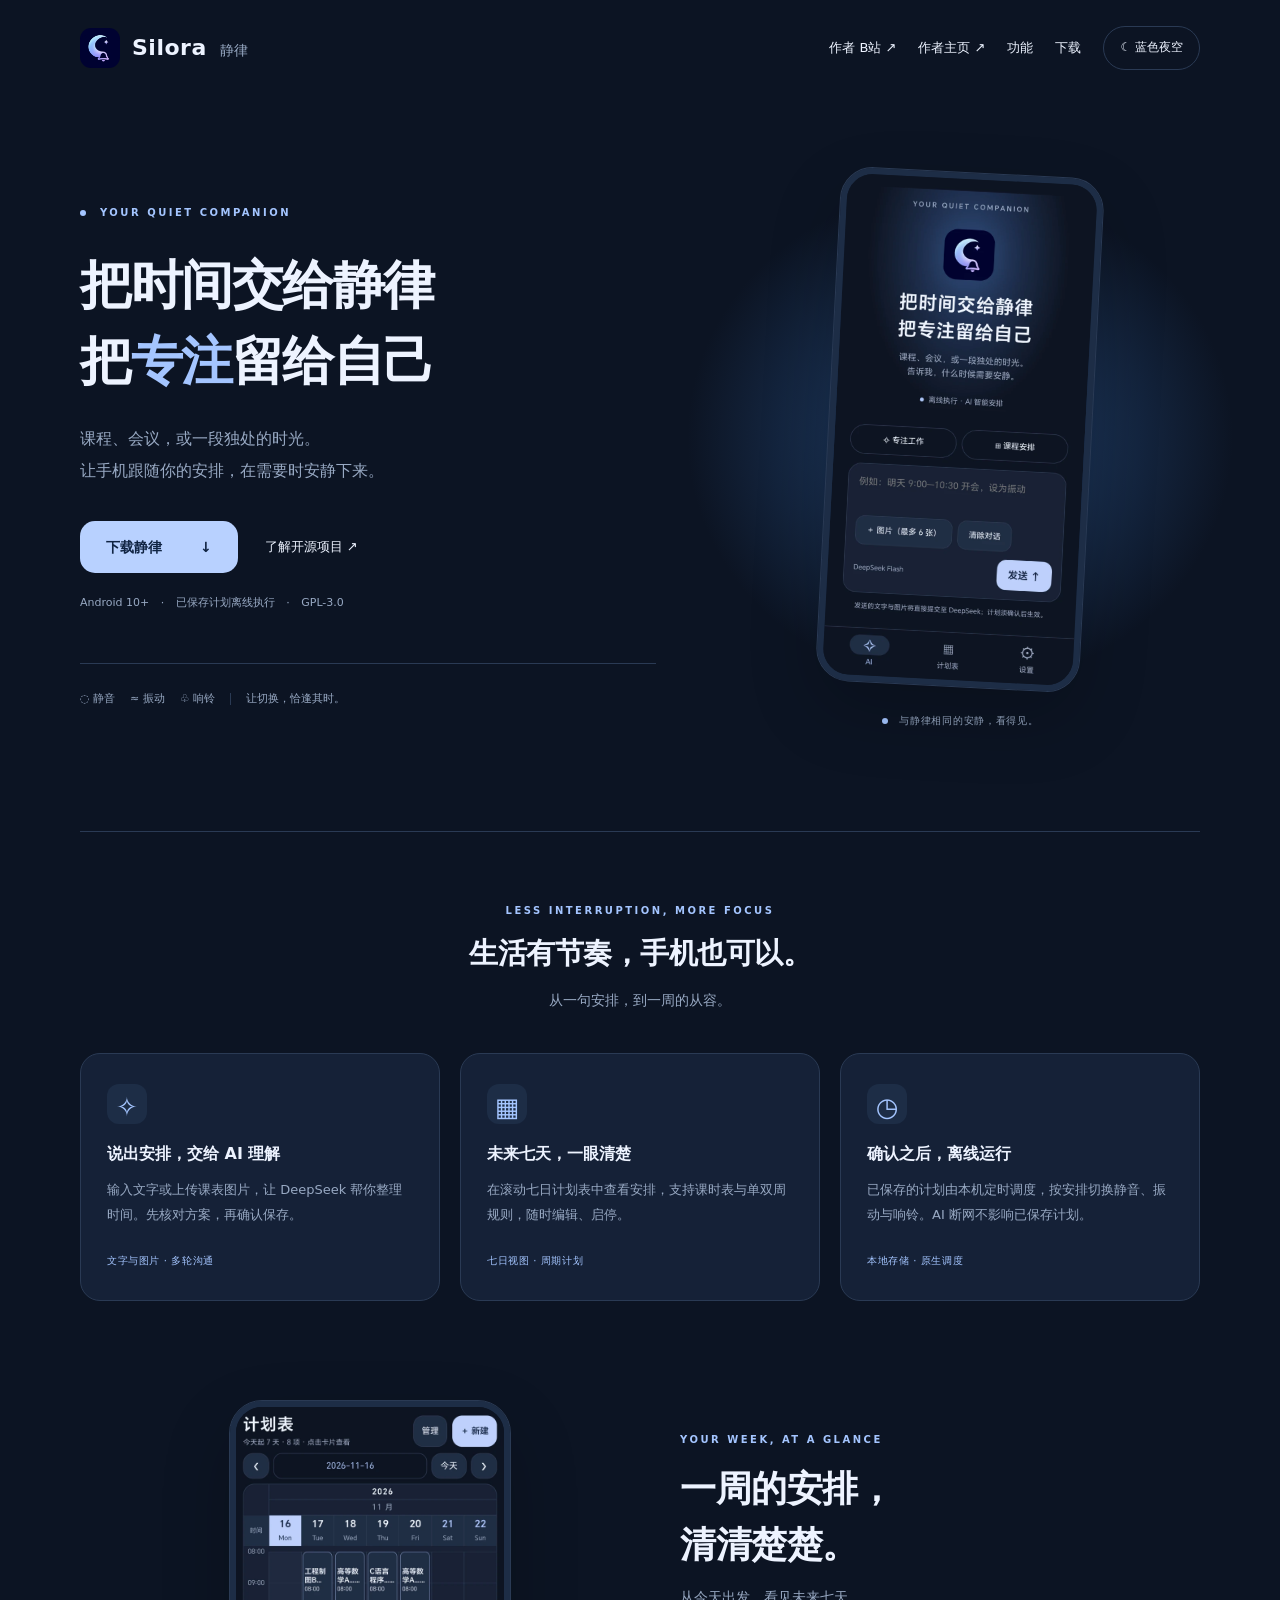
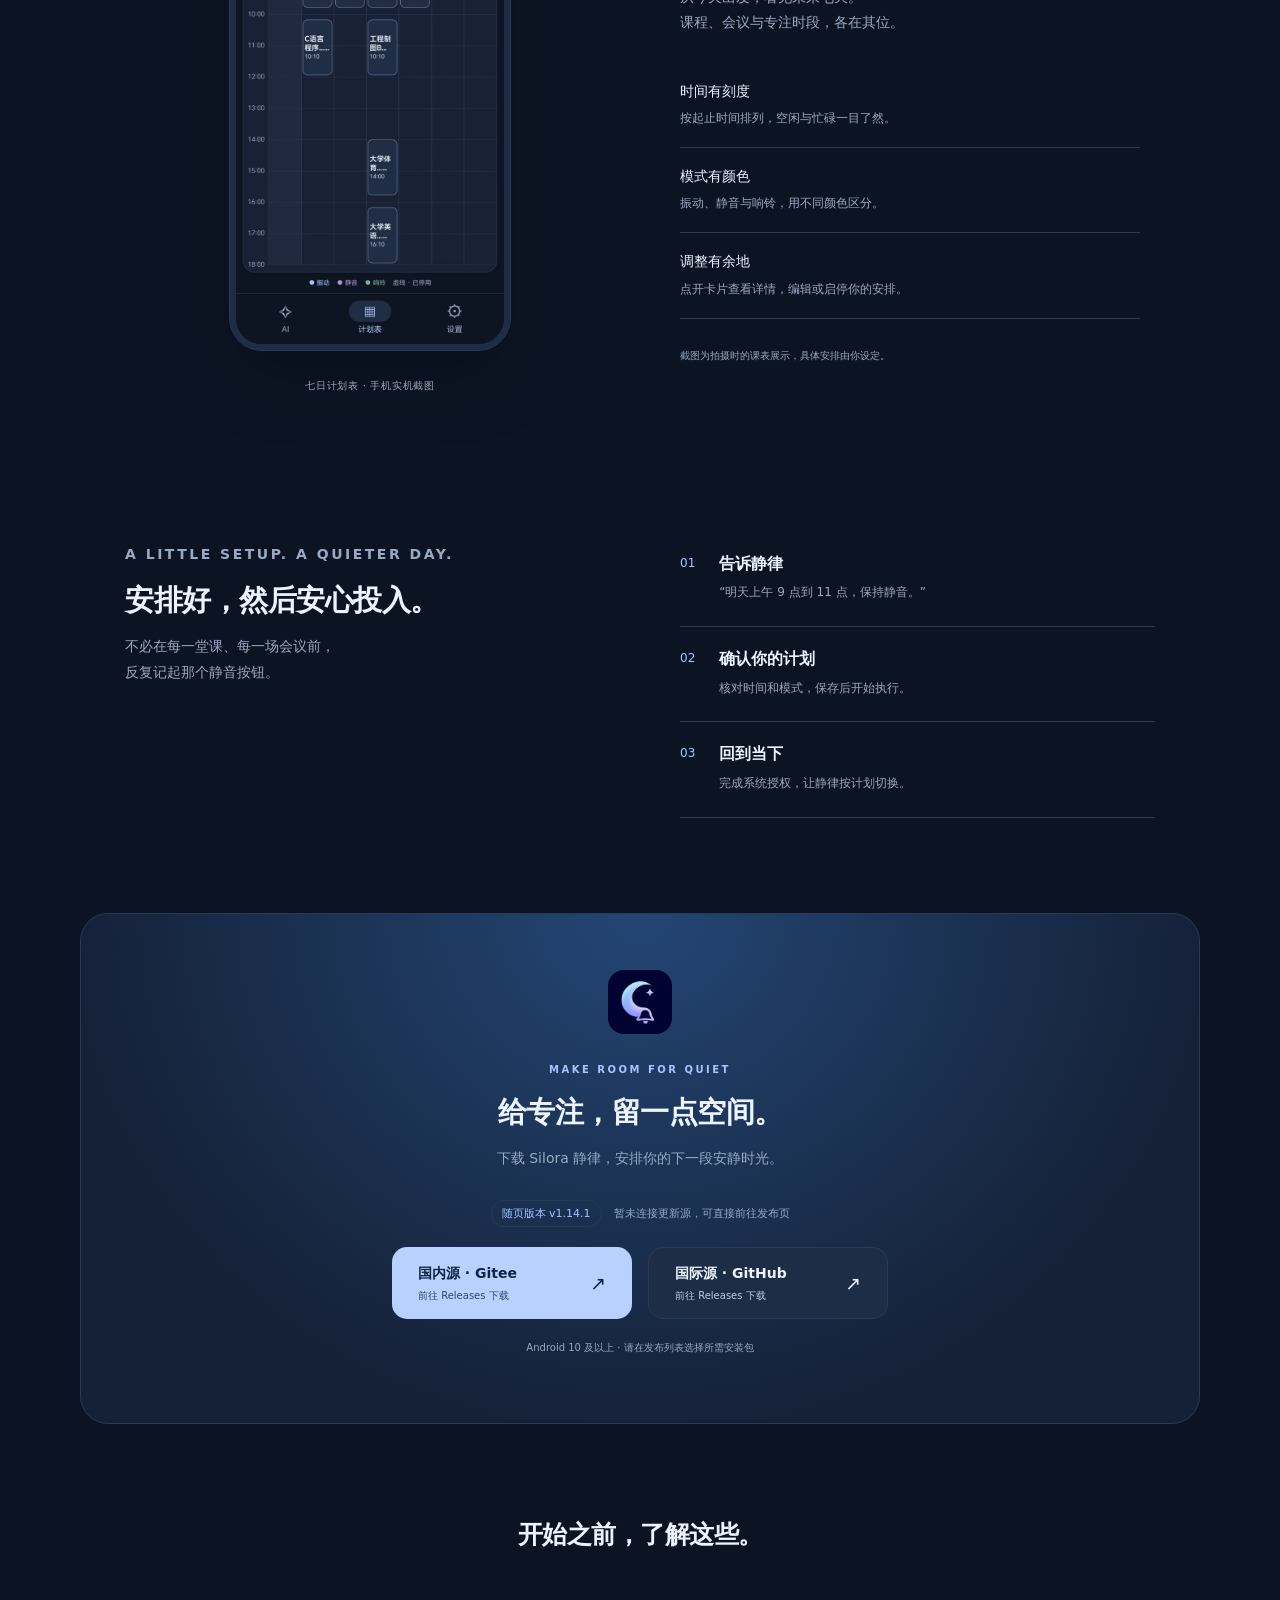
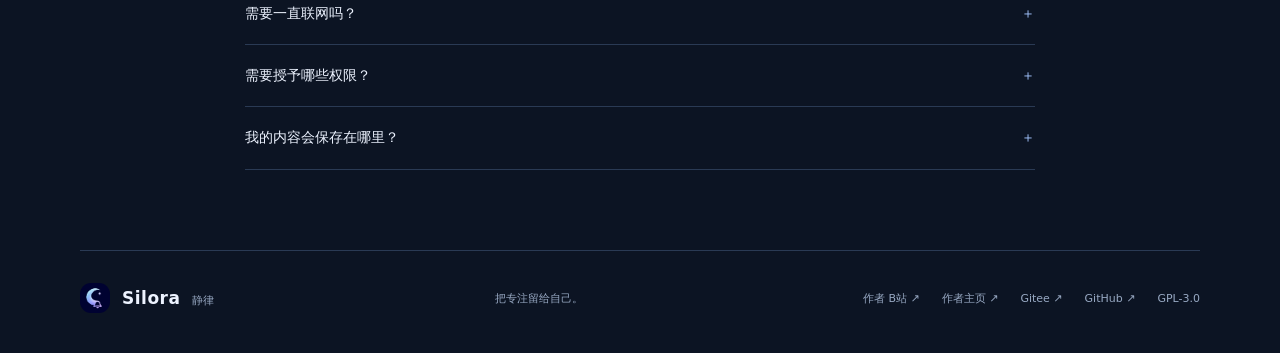
<file: website/index.html>
<!doctype html>
<html lang="zh-CN" data-theme="dark"><head><meta charset="utf-8"><meta name="viewport" content="width=device-width,initial-scale=1"><meta name="description" content="Silora 静律，让手机在正确的时间进入正确的情景模式。AI 理解课程与安排，已保存计划离线执行。"><meta name="color-scheme" content="dark light"><title>Silora 静律 · 把专注留给自己</title><link rel="icon" href="assets/logo.png"><link rel="stylesheet" href="style.css"><script src="site.js" defer></script></head>
<body><a class="skip" href="#main">跳到正文</a><header class="wrap"><a class="brand" href="#" aria-label="Silora 静律首页"><img src="assets/logo.png" width="40" height="40" alt=""><span>Silora <small>静律</small></span></a><nav aria-label="主导航"><a class="author-link" href="https://space.bilibili.com/668497683">作者 B站 ↗</a><a class="author-link" href="https://readme.ycts.top">作者主页 ↗</a><a href="#features">功能</a><a href="#download">下载</a><button id="theme-toggle" aria-label="切换至绿色自然主题" aria-pressed="false">☾ <span>蓝色夜空</span></button></nav></header>
<main id="main"><section class="hero wrap"><div class="hero-copy"><p class="eyebrow"><span class="dot"></span> YOUR QUIET COMPANION</p><h1>把时间交给静律<br>把<span>专注</span>留给自己</h1><p class="lead">课程、会议，或一段独处的时光。<br>让手机跟随你的安排，在需要时安静下来。</p><div class="actions"><a class="button primary" href="#download">下载静律 <span aria-hidden="true">↓</span></a><a class="text-link" href="https://github.com/YCTS-otree/Silora">了解开源项目 ↗</a></div><p class="hero-note">Android 10+ <span>·</span> 已保存计划离线执行 <span>·</span> GPL-3.0</p><div class="modes" aria-label="支持的情景模式"><span>◌ 静音</span><span>≈ 振动</span><span>♧ 响铃</span><i></i><span>让切换，恰逢其时。</span></div></div><figure class="showcase"><div class="halo" aria-hidden="true"></div><div class="phone"><img id="app-screen" src="assets/app-dark.webp" width="660" height="1322" alt="静律蓝色夜空主题：AI 安排首页实机截图" fetchpriority="high"></div><figcaption><span class="dot"></span> 与静律相同的安静，看得见。</figcaption></figure></section>
<section class="features wrap" id="features"><div class="section-heading"><p class="eyebrow">LESS INTERRUPTION, MORE FOCUS</p><h2>生活有节奏，手机也可以。</h2><p>从一句安排，到一周的从容。</p></div><div class="feature-grid"><article><span class="feature-icon">✧</span><h3>说出安排，交给 AI 理解</h3><p>输入文字或上传课表图片，让 DeepSeek 帮你整理时间。先核对方案，再确认保存。</p><span class="detail">文字与图片 · 多轮沟通</span></article><article><span class="feature-icon">▦</span><h3>未来七天，一眼清楚</h3><p>在滚动七日计划表中查看安排，支持课时表与单双周规则，随时编辑、启停。</p><span class="detail">七日视图 · 周期计划</span></article><article><span class="feature-icon">◷</span><h3>确认之后，离线运行</h3><p>已保存的计划由本机定时调度，按安排切换静音、振动与响铃。AI 断网不影响已保存计划。</p><span class="detail">本地存储 · 原生调度</span></article></div></section>
<section class="schedule wrap" aria-labelledby="schedule-title"><figure><div class="phone"><img id="plans-screen" src="assets/plans-dark.webp" width="660" height="1322" alt="静律七日计划表实机截图，按日期和时间展示课程安排" loading="lazy"></div><figcaption>七日计划表 · 手机实机截图</figcaption></figure><div class="schedule-copy"><p class="eyebrow">YOUR WEEK, AT A GLANCE</p><h2 id="schedule-title">一周的安排，<br>清清楚楚。</h2><p>从今天出发，看见未来七天。<br>课程、会议与专注时段，各在其位。</p><ul><li><strong>时间有刻度</strong><span>按起止时间排列，空闲与忙碌一目了然。</span></li><li><strong>模式有颜色</strong><span>振动、静音与响铃，用不同颜色区分。</span></li><li><strong>调整有余地</strong><span>点开卡片查看详情，编辑或启停你的安排。</span></li></ul><p class="schedule-note">截图为拍摄时的课表展示，具体安排由你设定。</p></div></section>
<section class="workflow wrap"><div><p class="eyebrow">A LITTLE SETUP. A QUIETER DAY.</p><h2>安排好，然后安心投入。</h2><p>不必在每一堂课、每一场会议前，<br>反复记起那个静音按钮。</p></div><ol><li><span>01</span><div><h3>告诉静律</h3><p>“明天上午 9 点到 11 点，保持静音。”</p></div></li><li><span>02</span><div><h3>确认你的计划</h3><p>核对时间和模式，保存后开始执行。</p></div></li><li><span>03</span><div><h3>回到当下</h3><p>完成系统授权，让静律按计划切换。</p></div></li></ol></section>
<section class="download wrap" id="download"><div class="download-intro"><img src="assets/logo.png" width="64" height="64" alt="静律月铃 Logo"><p class="eyebrow">MAKE ROOM FOR QUIET</p><h2>给专注，留一点空间。</h2><p>下载 Silora 静律，安排你的下一段安静时光。</p></div><div class="release-info" aria-live="polite"><strong id="release-version">随页版本 v1.14.1</strong><span id="release-status">正在检查最新版本…</span></div><div class="download-links"><a class="button primary" href="https://gitee.com/otreee/Silora/releases"><span>国内源 · Gitee<small>前往 Releases 下载</small></span><b aria-hidden="true">↗</b></a><a class="button secondary" href="https://github.com/YCTS-otree/Silora/releases"><span>国际源 · GitHub<small>前往 Releases 下载</small></span><b aria-hidden="true">↗</b></a></div><p class="download-note">Android 10 及以上 · 请在发布列表选择所需安装包</p><details id="release-details" hidden><summary>本次更新</summary><ul id="release-notes"></ul></details></section>
<section class="faq wrap"><h2>开始之前，了解这些。</h2><details><summary>需要一直联网吗？<span>＋</span></summary><p>已保存的计划在本机离线执行。AI 理解文字和图片需要联网，并配置自己的 DeepSeek API Key；你也可以手动管理计划。</p></details><details><summary>需要授予哪些权限？<span>＋</span></summary><p>按应用指引授予精确闹钟和通知策略访问等权限，并在手机系统中允许后台活动。厂商后台限制和系统休眠可能影响执行；强行停止应用后，需要重新打开。</p></details><details><summary>我的内容会保存在哪里？<span>＋</span></summary><p>计划与设置保存在本机。使用 AI 时，你提交的文字与图片直接发送给 DeepSeek；静律没有自建服务器。API Key 通过 Android Keystore 加密保存。</p></details></section></main>
<footer class="wrap"><a class="brand" href="#"><img src="assets/logo.png" width="30" height="30" alt=""><span>Silora <small>静律</small></span></a><p>把专注留给自己。</p><div><a href="https://space.bilibili.com/668497683">作者 B站 ↗</a><a href="https://readme.ycts.top">作者主页 ↗</a><a href="https://gitee.com/otreee/Silora">Gitee ↗</a><a href="https://github.com/YCTS-otree/Silora">GitHub ↗</a><a href="https://github.com/YCTS-otree/Silora/blob/main/LICENSE">GPL-3.0</a></div></footer></body></html>
</file>
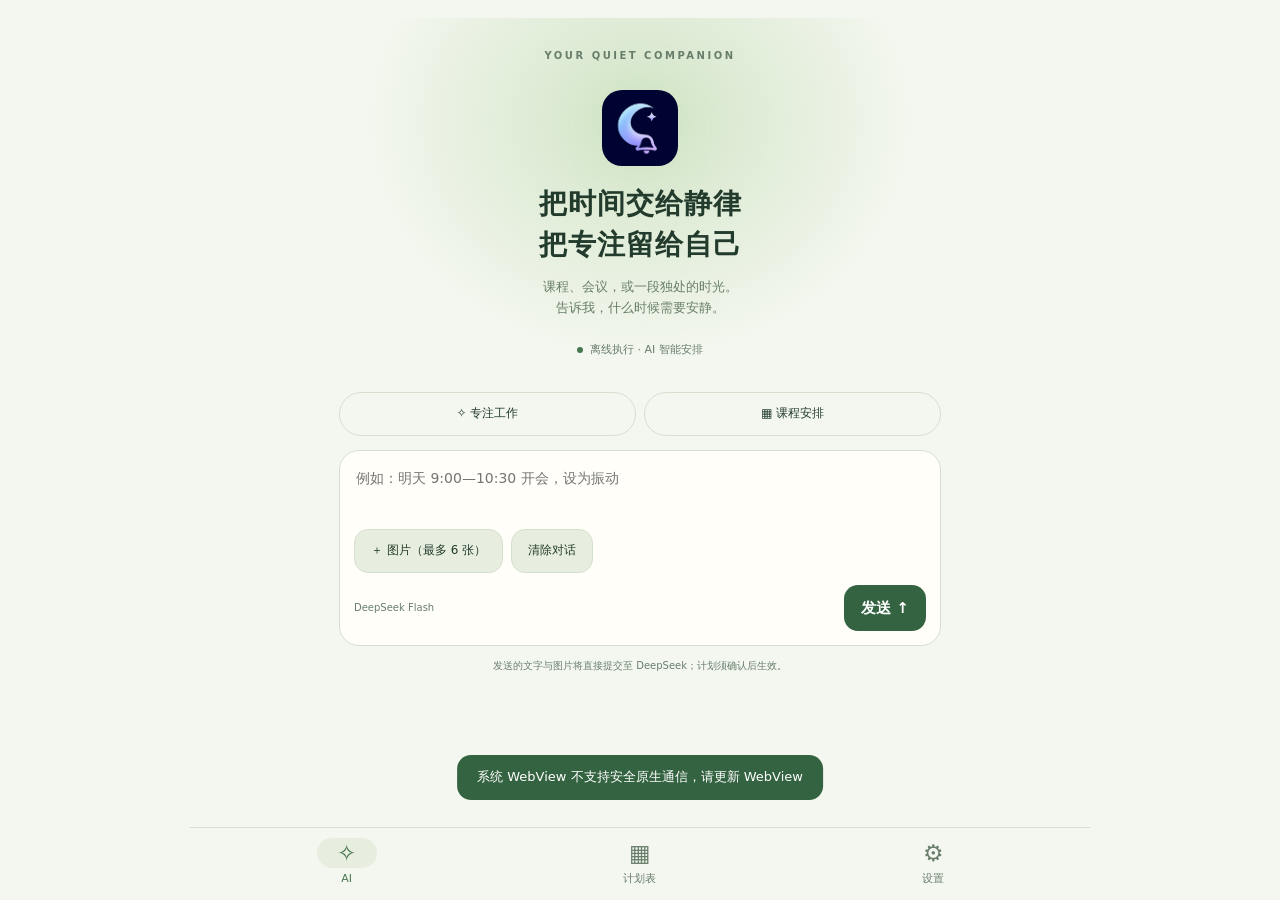
<file: app/src/main/assets/index.html>
<!doctype html>
<html lang="zh-CN"><head><meta charset="UTF-8"><meta name="viewport" content="width=device-width,initial-scale=1,maximum-scale=1,user-scalable=no,viewport-fit=cover"><meta http-equiv="Content-Security-Policy" content="default-src 'self'; script-src 'self'; style-src 'self'; img-src 'self' data:; connect-src 'none'; object-src 'none'; base-uri 'none'"><title>Silora · 静律</title><link rel="stylesheet" href="style.css"><link rel="stylesheet" href="tutorial.css"><link rel="stylesheet" href="dialogs.css"><link rel="stylesheet" href="week.css"></head>
<body><div class="app">
<section id="tour-welcome" class="tour-welcome" aria-labelledby="tour-welcome-title" hidden>
<div class="tour-welcome-top"><span class="overline">初次见面 · SILORA</span><button id="tour-welcome-skip" class="text-button">稍后再学</button></div>
<img class="tour-emblem brand-image" src="silora-logo.png" alt="静律月铃 Logo" width="68" height="68"><h1 id="tour-welcome-title">欢迎来到 Silora</h1><p class="tour-lead">让手机在正确的时间，<br>进入正确的情景模式。</p>
<div class="tour-journey"><span>告诉静律</span><span aria-hidden="true">→</span><span>确认安排</span><span aria-hidden="true">→</span><span>离线执行</span></div>
<div class="card tour-key-card"><h2>先连接你的 AI 助手</h2><p id="tour-key-ready" class="tour-success" hidden>✓ 已配置 DeepSeek Key，可直接继续。</p>
<div id="tour-key-entry"><label for="tour-key">请输入您的 DeepSeek API Key</label><div class="tour-key-input"><input id="tour-key" type="password" autocomplete="off" spellcheck="false" placeholder="粘贴 API Key"><button id="tour-key-toggle" type="button" aria-label="显示 API Key" aria-pressed="false">显示</button></div></div>
<button id="tour-help" class="text-button">不会弄？点这里 ↗</button><p id="tour-key-feedback" role="status" aria-live="polite"></p><button id="tour-key-next" class="primary" disabled>验证并继续</button><button id="tour-key-later" class="text-button" hidden>稍后充值，先了解功能</button></div>
<p class="tour-privacy">课表和设置保存在本机。启动时向 YCTS 统计服务发送设备标识的哈希与随机启动编号，用于统计设备量和日活，不上传课表、聊天或 Key。使用 AI 时，你主动提交的文字和图片会直接发送给 DeepSeek；Key 加密保存在本机。</p><p class="tour-small">跟随发光提示操作 · 进度自动保存，重开后可继续</p>
</section>
<main>
<section id="ai" class="page active" aria-label="AI 助手">
<div class="hero"><span class="overline">YOUR QUIET COMPANION</span><img class="orb brand-image" src="silora-logo.png" alt="静律月铃 Logo" width="76" height="76"><h1>把时间交给静律<br>把专注留给自己</h1><p>课程、会议，或一段独处的时光。<br>告诉我，什么时候需要安静。</p><div class="status"><i></i> 离线执行 · AI 智能安排</div></div>
<button id="history-more" hidden>加载更早的 2 轮对话</button><dialog id="chat-photo" aria-label="全屏图片"><div class="photo-bar"><button id="photo-back" aria-label="返回缩略图">返回</button><span id="photo-number"></span><button id="photo-save">保存图片</button></div><div id="photo-stage"><img id="photo-full" alt="聊天图片"></div><p id="photo-note" role="status"></p></dialog><div id="messages" aria-live="polite"></div>
<div class="suggestions"><button data-prompt="工作日上午 9 点到 11 点保持静音">✧ 专注工作</button><button data-prompt="帮我安排明天下午的课程时间">▦ 课程安排</button></div>
<div id="proposal-card" class="card" hidden></div><div id="ai-progress" role="status" aria-live="polite" hidden></div><div id="stream-preview" hidden><div id="thinking-row" hidden><span>思考中 ·</span><span id="stream-thought" dir="ltr" aria-live="off"></span></div><p id="stream-answer" hidden></p></div><div class="composer"><div id="attachment" hidden><div id="attachment-list" class="attachment-grid"></div></div><label class="sr" for="prompt">描述你的时间安排</label><textarea id="prompt" rows="2" maxlength="1000" placeholder="例如：明天 9:00—10:30 开会，设为振动"></textarea><div class="plan-actions"><button id="image-pick">＋ 图片（最多 6 张）</button><button id="ai-cancel" hidden>取消请求</button><button id="chat-clear">清除对话</button></div><div class="compose-actions"><span>DeepSeek Flash</span><button id="send" class="primary" aria-label="发送消息">发送 ↑</button></div></div>
<p class="footnote">发送的文字与图片将直接提交至 DeepSeek；计划须确认后生效。</p>
</section>
<section id="plans" class="page" aria-label="计划表">
<div class="week-toolbar"><div><h1>计划表</h1><p id="week-summary">未来 7 天</p></div><button id="plan-tools-open" aria-label="打开计划管理">管理</button><button class="primary" id="add">＋ 新建</button></div>
<div class="week-navigation"><button id="week-prev" aria-label="上一周">‹</button><input type="date" id="week-date" aria-label="选择七日表的开始日期"><button id="week-today">今天</button><button id="week-next" aria-label="下一周">›</button></div>
<div id="plan-list" class="week-board" aria-label="一周时间表"><div id="week-years" class="week-header"></div><div id="week-months" class="week-header"></div><div id="week-days" class="week-header"></div><div id="week-body"><div id="week-grid"></div><p id="week-empty" hidden>这一周还没有安排<br>点「新建」或让 AI 帮你安排</p></div></div>
<div class="week-legend"><span class="mode-vibrate">● 振动</span><span class="mode-silent">● 静音</span><span class="mode-ring">● 响铃</span><span>虚线 · 已停用</span><span id="week-demo-label" hidden>示例 · 不执行</span></div>
</section>
<section id="settings" class="page" aria-label="设置"><h1>设置</h1><div class="card"><p class="setting-title">主题</p><div class="theme-options"><button data-theme="system">◐<br>跟随系统</button><button data-theme="dark">☾<br>蓝色夜空</button><button data-theme="light">❀<br>绿色自然</button></div></div><details class="setting-group"><summary>课时表与提醒</summary><h3>保存的课时表</h3><div class="card"><p id="period-summary" class="subtitle">尚未保存</p><div class="plan-actions"><button id="period-open">查看 / 编辑</button><button id="period-ai">从图片识别</button><button id="period-remove">删除课时表</button></div></div><h3>当期计划结束提醒</h3><div class="card"><label class="check-label"><input id="reminder-enabled" type="checkbox">开启到期前提醒</label><label>提醒整点（08–18 点，选 2–6 个，用逗号分隔）<input id="reminder-hours" value="9,14,18" inputmode="numeric"></label><p id="reminder-summary" class="subtitle"></p><div class="plan-actions"><button id="reminder-save">保存提醒设置</button><button data-permission="notifications">通知权限</button><button id="reminder-test">发送测试通知</button></div></div></details><details class="setting-group"><summary>AI 与密钥</summary><h3>DeepSeek API</h3><div class="card"><p id="api-status">正在检查…</p><label>思考强度<select id="reasoning-effort"><option value="low">low · 低</option><option value="high" selected>high · 高（默认）</option><option value="max">max · 最高</option></select></label><button id="reasoning-save">保存思考强度</button><label>配置或更换 Key<input id="api-key" type="password" autocomplete="off" placeholder="粘贴 API Key"></label><div class="plan-actions"><button id="key-save">验证并保存</button><button id="key-test">测试连接</button><button id="key-delete">删除 Key</button></div></div></details><details class="setting-group"><summary>权限、守护与铃声</summary><h3>执行权限</h3><div class="card" id="permission-panel"><p id="permission-state">正在检查…</p><div class="plan-actions"><button data-permission="exact">精确闹钟授权</button><button data-permission="policy">通知策略访问</button><button data-permission="notifications">通知权限</button><button data-permission="battery">申请电池优化豁免</button></div></div><h3>后台守护</h3><div class="card" id="background-panel"><label class="check-label"><input id="guard-enabled" type="checkbox">开启后台守护（常驻通知）</label><p id="guard-state" class="subtitle"></p><p id="background-state" class="notice"></p><div class="plan-actions"><button id="battery-settings">电池优化设置</button><button id="app-background-settings">应用后台设置</button></div></div><h3>执行策略</h3><div class="card" id="execution-settings"><label>区间结束后<select id="restore"><option value="previous">恢复之前的模式</option><option value="ring">强制响铃</option><option value="vibrate">保持振动</option><option value="keep">保持当前状态</option></select></label><label>外部模式变化后<select id="manual"><option value="respect">尊重手动修改（直到连续区间结束）</option><option value="next">下一个计划节点继续执行</option><option value="priority">自动计划优先</option></select></label><button id="save-settings">保存策略</button></div></details><details class="setting-group"><summary>记录与日志</summary><h3>最近执行记录</h3><div class="card" id="event-list"></div><h3>诊断日志</h3><div class="card" id="logging-panel"><p id="log-status" role="status">正在检查日志…</p><div class="plan-actions"><button id="log-export">导出日志 ZIP</button><button id="log-refresh">刷新状态</button></div><p id="log-export-status" class="subtitle" role="status" aria-live="polite"></p></div></details><details class="setting-group"><summary>帮助与更新</summary><h3>使用帮助</h3><div class="card" id="tutorial-help-card"><div class="plan-actions"><button id="tutorial-resume" hidden>继续上次教学</button><button id="tutorial-replay">重温新手教学</button></div></div><h3>软件更新</h3><div class="card"><p id="update-status" role="status">正在检查更新…</p><button id="update-check">检查更新</button></div></details><h2>关于</h2><div class="card"><img class="about-logo brand-image" src="silora-logo.png" alt="静律月铃 Logo" width="48" height="48"><p class="setting-title">Silora · 静律 <span>v1.14.1</span></p><div class="plan-actions"><button data-about="site">官网</button><button id="terms-open">用户协议</button><button data-about="github">GitHub 开源仓库</button><button data-about="gitee">Gitee 开源仓库</button></div></div></section>
</main>
<section id="tour-coach" class="tour-coach" aria-label="新手教学" hidden><div class="tour-coach-top"><span id="tour-counter" class="overline"></span><button id="tour-pause" class="text-button">退出教学</button></div><div id="tour-steps" class="tour-steps" aria-hidden="true"></div><h2 id="tour-title"></h2><p id="tour-copy"></p><p id="tour-feedback" role="status" aria-live="polite"></p><div class="tour-controls"><button id="tour-prev">上一步</button><button id="tour-action" hidden></button><button id="tour-next" class="primary">下一步</button></div></section>
<nav aria-label="底部导航"><button data-tab="ai" class="active" aria-current="page"><span>✧</span>AI</button><button data-tab="plans"><span>▦</span>计划表</button><button data-tab="settings"><span>⚙</span>设置</button></nav>
</div>
<dialog id="plan-tools" aria-labelledby="plan-tools-title"><div class="sheet-top"><h2 id="plan-tools-title">计划管理</h2><button id="plan-tools-close" aria-label="关闭计划管理">×</button></div><p class="subtitle" id="today"></p><div class="notice" id="native-status">正在加载原生计划…</div><div class="plan-actions"><button id="refresh">同步状态</button><button id="json-open">导入 JSON</button><button id="json-export">导出 JSON</button></div><div class="card"><label>全部未来安排 · 提前提醒（分钟）<input id="all-notice" type="number" min="0" max="1440" step="1" placeholder="1–1440，输入 0 可全部关闭"></label><button id="all-notice-save">应用到全部未来安排</button><p id="advance-status" class="subtitle"></p><button data-permission="course_channel">设置开始提醒通知类别</button></div><div class="card"><p class="setting-title">周期与计划脚本</p><p id="automation-summary" class="subtitle">尚未设置</p><div class="plan-actions"><button id="automation-ai">让 AI 安排</button><button id="automation-open">查看 / 编辑规则</button><button id="automation-remove">移除周期计划</button></div></div></dialog>
<dialog id="plan-detail" class="app-sheet" aria-labelledby="plan-detail-title"><article id="plan-detail-card" role="button" tabindex="0" aria-label="点击收起安排详情"><div class="sheet-top"><h2 id="plan-detail-title"></h2><span id="plan-detail-mode" class="badge"></span></div><div id="plan-detail-body"></div><p id="plan-detail-hint">再点这张卡片收起</p></article><div id="plan-detail-actions" class="plan-actions"></div><button id="plan-detail-close" class="text-button">收起详情</button></dialog>
<dialog id="editor"><form id="plan-form"><h2 id="editor-title">新建计划</h2><label>名称<input id="label" maxlength="120" required placeholder="例如：专注时间"></label><label>地点（选填）<input id="plan-location" maxlength="160" placeholder="例如：教学楼 302"></label><label>卡片地点简称（选填）<input id="plan-short" maxlength="16" placeholder="例如：南-318"></label><label>开始前提醒（分钟）<input id="plan-notice" type="number" min="0" max="1440" step="1" placeholder="留空或 0 表示不提醒"></label><label>开始日期<input id="date" type="date" required></label><label>结束日期<input id="end-date" type="date" required></label><div class="time-row"><label>开始<input id="start" type="time" required></label><label>结束<input id="end" type="time" required></label></div><label>铃声模式<select id="mode"><option value="vibrate">振动</option><option value="silent">静音</option><option value="ring">响铃</option></select></label><p id="error" role="alert"></p><div class="dialog-actions"><button type="button" id="cancel">取消</button><button class="primary" type="submit">确认并保存</button></div></form></dialog>
<dialog id="json-dialog"><h2 id="json-title">JSON 计划</h2><label id="json-source">计划文档<textarea id="json-text" rows="10" maxlength="900000"></textarea></label><p id="json-preview"></p><div class="plan-actions"><button id="json-close">关闭</button><button id="json-check">校验并预览</button><button id="json-apply" class="primary" disabled>确认应用</button></div></dialog><dialog id="period-dialog"><form id="period-form"><h2>课时表</h2><label>名称<input id="period-name" required maxlength="80"></label><label>时区<input id="period-zone" required></label><div id="period-rows"></div><button type="button" id="period-add">＋ 添加课节</button><p class="subtitle">保存后供未来 AI 解析使用，不会改动已经确认的计划。</p><p id="period-error" role="alert"></p><div class="plan-actions"><button type="button" id="period-close">取消</button><button type="submit" class="primary">确认保存 / 覆盖</button></div></form></dialog>
<dialog id="automation-dialog"><h2>周期与计划脚本</h2><p class="subtitle">由 AI 生成，也可手动核对修改。保存会替换当前这套规则生成的所有区间，保留手动计划；单次编辑过的周期区间也会重新生成。</p><form id="automation-form"><label>名称<input id="automation-name" maxlength="80" required></label><label>类型<select id="automation-kind"><option value="cycle">每周 / 单双周规则</option><option value="script">受限计划脚本</option></select></label><label>第 1 周的周一<input id="automation-anchor" type="date" required></label><div class="time-row"><label>生效日期<input id="automation-from" type="date" required></label><label>结束日期（含当天）<input id="automation-until" type="date" required></label></div><label>时区<input id="automation-zone" required></label><div id="automation-cycle"><div id="automation-rows"></div><button type="button" id="automation-add">＋ 添加规则</button></div><div id="automation-script" hidden><label>提前提醒（分钟，0 为关闭）<input id="script-notice" type="number" min="0" max="1440"></label><label>地点（选填）<input id="script-location" maxlength="160"></label><label>卡片地点简称<input id="script-short" maxlength="16"></label><label>脚本<textarea id="automation-source" rows="8" maxlength="20000" spellcheck="false"></textarea><span class="subtitle">仅支持 when 条件 → 时段生成，无文件、网络或系统权限。语法见下方示例。</span><pre class="script-example">when weekday == 1 and week % 2 == 1 -> vibrate("08:00", "09:00", "单周课程")</pre></label></div><button type="submit">校验并预览</button></form><p id="automation-preview" class="notice" aria-live="polite"></p><div class="plan-actions"><button id="automation-close">取消</button><button id="automation-apply" class="primary" disabled>确认应用</button></div></dialog><div id="tour-spotlight" aria-hidden="true" hidden></div><dialog id="confirm-sheet" class="app-sheet" aria-labelledby="confirm-title"><div class="sheet-top"><h2 id="confirm-title">请确认</h2></div><p id="confirm-copy" class="sheet-copy"></p><dl id="confirm-details" class="confirm-details" hidden></dl><div class="sheet-actions"><button id="confirm-no" autofocus>返回修改</button><button id="confirm-yes" class="primary">确认</button></div></dialog>
<dialog id="terms-dialog" class="app-sheet" aria-labelledby="terms-title"><div class="sheet-top"><h2 id="terms-title">静律用户协议</h2><button id="terms-close">关闭</button></div><article>
<p>静律按你确认的计划调整手机铃声并发送提醒。你可以随时编辑或停用计划。系统权限和后台限制可能影响执行，重要事项请保留其他提醒方式。</p>
<h3>计划与 AI</h3><p>课表、聊天和图片保存在本机。使用 AI 时，你的消息、所选图片及相关历史、计划和课表会发送给 DeepSeek，使用你配置的 API Key，费用按该服务规则计算。请仅提交有权使用的资料，核对时间、地点和铃声后再确认。</p>
<h3>统计与日志</h3><p>正常启动时，静律向 YCTS（license.ycts.top）发送应用名称和标识、Android ID 的 SHA-256 指纹及随机启动编号，用于统计启动次数和日活。服务端可见网络 IP；统计不含聊天、图片、课表或密钥。诊断日志默认留在本机，由你主动导出。</p>
<h3>数据与开源</h3><p>清除对话会删除本地聊天及其附件，已确认计划和课时表仍保留。静律源代码按 GNU GPL v3 开源，许可全文见开源仓库的 LICENSE 文件。</p></article></dialog><dialog id="picker-sheet" class="app-sheet" aria-labelledby="picker-title"><div class="sheet-top"><h2 id="picker-title">选择时间</h2><span id="picker-selection" class="badge"></span></div><div id="date-picker"><div class="calendar-heading"><button id="calendar-prev" aria-label="上个月">‹</button><strong id="calendar-month"></strong><button id="calendar-next" aria-label="下个月">›</button></div><div class="calendar-grid"><span>一</span><span>二</span><span>三</span><span>四</span><span>五</span><span>六</span><span>日</span></div><div id="calendar-days" class="calendar-grid"></div><button id="calendar-today" class="text-button">回到今天</button></div><div id="time-picker"><p class="picker-note">24 小时制 · 可直接输入小时和分钟</p><div class="time-picker-columns"><div class="time-column"><button data-target="picker-hour" data-time-step="1" aria-label="增加一小时">＋</button><input id="picker-hour" inputmode="numeric" maxlength="2" aria-label="小时" autocomplete="off"><button data-target="picker-hour" data-time-step="-1" aria-label="减少一小时">−</button></div><span class="time-colon">:</span><div class="time-column"><button data-target="picker-minute" data-time-step="1" aria-label="增加一分钟">＋</button><input id="picker-minute" inputmode="numeric" maxlength="2" aria-label="分钟" autocomplete="off"><button data-target="picker-minute" data-time-step="-1" aria-label="减少一分钟">−</button></div></div><div class="time-shortcuts"><button data-minute="00">整点</button><button data-minute="15">15 分</button><button data-minute="30">半点</button><button data-minute="45">45 分</button></div></div><p id="picker-error" role="alert"></p><div class="sheet-actions"><button id="picker-cancel">取消</button><button id="picker-done" class="primary">选好了</button></div></dialog><div id="toast" role="status" hidden></div><script src="app.js"></script><script src="week.js"></script><script src="academic.js"></script><script src="gallery.js"></script><script src="ai.js"></script><script src="tutorial.js"></script><script src="logging.js"></script><script src="background.js"></script><script src="dialogs.js"></script><script src="updates.js"></script><dialog id="support-dialog" class="app-sheet"><h2>支持作者</h2><p>如果您觉得好用，麻烦支持一下作者！</p><div class="plan-actions"><button id="support-pay" class="primary">赞助</button><button id="support-video">去B站给三连</button></div><div class="support-dismiss"><button id="support-close" class="text-button">下次一定</button></div></dialog><dialog id="sponsor-dialog" class="app-sheet"><h2>感谢支持</h2><div class="support-codes"><figure><figcaption>微信支付</figcaption><svg viewBox="340 430 680 680" role="img" aria-label="微信支付二维码"><image href="support-wechat.png" width="1366" height="1860"/></svg></figure><figure><figcaption>支付宝</figcaption><svg viewBox="200 660 860 860" role="img" aria-label="支付宝二维码"><image href="support-alipay.png" width="1260" height="1890"/></svg></figure></div><button id="sponsor-close">关闭</button></dialog><link rel="stylesheet" href="support.css"><script src="support.js"></script></body></html>
</file>
<file: website/style.css>
:root{color-scheme:dark;--bg:#0c1423;--surface:#152137;--surface2:#1d2d46;--text:#edf3ff;--muted:#98a9c3;--accent:#a4c5ff;--strong:#b8d1ff;--ink:#102443;--border:#2a3a54;--glow:#234675}
:root[data-theme=light]{color-scheme:light;--bg:#f4f7ef;--surface:#fffef9;--surface2:#e7eedf;--text:#223b2d;--muted:#687e6b;--accent:#477651;--strong:#346341;--ink:#fff;--border:#d6e0cf;--glow:#d1e4c6}
*{box-sizing:border-box}html{scroll-behavior:smooth;scroll-padding-top:30px}body{margin:0;background:var(--bg);color:var(--text);font:15px/1.8 system-ui,-apple-system,'Segoe UI','Microsoft YaHei',sans-serif}a{color:inherit;text-decoration:none}button{font:inherit;cursor:pointer}a,button,summary{-webkit-tap-highlight-color:transparent}a:focus-visible,button:focus-visible,summary:focus-visible{outline:2px solid var(--accent);outline-offset:6px}button,a{touch-action:manipulation}.wrap{width:min(1120px,calc(100% - 64px));margin-inline:auto}.skip{position:absolute;top:-100px;left:20px;padding:12px;background:var(--surface);z-index:5}.skip:focus{top:10px}header{display:flex;align-items:center;justify-content:space-between;padding:26px 0}.brand{display:flex;gap:12px;align-items:center;font-size:22px;font-weight:650;letter-spacing:.5px}.brand img{border-radius:11px}.brand small{font-size:14px;color:var(--muted);font-weight:400;margin-left:5px}nav{display:flex;align-items:center;gap:30px;font-size:13px}nav a:hover,.text-link:hover,footer a:hover{color:var(--accent)}#theme-toggle{border:1px solid var(--border);border-radius:24px;background:transparent;color:var(--text);padding:8px 16px;font-size:12px;min-height:44px}.hero{display:grid;grid-template-columns:1.2fr 1fr;align-items:center;gap:64px;padding:54px 0 78px;min-height:735px}.eyebrow{font-size:10px;font-weight:650;letter-spacing:2.5px;color:var(--accent)}.dot{display:inline-block;width:6px;height:6px;border-radius:50%;background:var(--accent);margin-right:8px;vertical-align:middle}.hero h1{font-size:clamp(34px,4.1vw,52px);letter-spacing:-1.5px;line-height:1.45;font-weight:600;margin:26px 0 24px}.hero h1 span{color:var(--accent)}.lead{font-size:16px;line-height:2;color:var(--muted)}.actions{display:flex;align-items:center;gap:27px;margin-top:34px}.button{display:inline-flex;align-items:center;justify-content:center;gap:38px;min-height:52px;padding:13px 26px;border-radius:15px;font-size:14px;font-weight:600;transition:transform .2s,filter .2s}.button:hover{transform:translateY(-2px);filter:brightness(1.08)}.primary{background:var(--strong);color:var(--ink)}.secondary{border:1px solid var(--border);background:var(--surface2)}.text-link{font-size:13px}.hero-note{font-size:11px;color:var(--muted);margin-top:20px}.hero-note span{margin:0 8px}.modes{display:flex;align-items:center;flex-wrap:wrap;gap:15px;border-top:1px solid var(--border);padding-top:25px;margin-top:50px;color:var(--muted);font-size:11px}.modes i{height:12px;width:1px;background:var(--border)}.showcase{margin:0;position:relative;display:grid;justify-items:center}.halo{position:absolute;width:120%;height:95%;background:radial-gradient(ellipse,var(--glow),transparent 67%);z-index:-1}.phone{width:262px;border:6px solid var(--surface2);border-radius:32px;overflow:hidden;box-shadow:0 28px 70px #0003;outline:1px solid var(--border);line-height:0;transform:rotate(3deg)}.phone img{width:100%;height:auto}figcaption{color:var(--muted);font-size:10px;margin-top:27px;letter-spacing:.7px}.section-heading{text-align:center;margin-bottom:40px}h2{font-size:29px;line-height:1.5;font-weight:600;letter-spacing:-.5px;margin:12px 0}h3{font-size:16px;font-weight:600;margin:16px 0 8px}p{margin:10px 0}.section-heading>p:last-child,.workflow p,.download-intro>p:last-child{color:var(--muted);font-size:14px}.features{padding:60px 0 80px;border-top:1px solid var(--border)}.feature-grid{display:grid;grid-template-columns:repeat(3,1fr);gap:20px}.feature-grid article{background:var(--surface);border:1px solid var(--border);border-radius:20px;padding:30px 26px}.feature-icon{display:grid;place-items:center;width:40px;height:40px;background:var(--surface2);color:var(--accent);border-radius:12px;font-size:26px}.feature-grid p{font-size:13px;color:var(--muted);line-height:1.9}.detail{display:block;font-size:10px;color:var(--accent);letter-spacing:.6px;margin-top:24px}.workflow{display:grid;grid-template-columns:1fr 1fr;gap:80px;padding:42px 45px 95px}.workflow ol{list-style:none;margin:0;padding:0}.workflow li{display:flex;gap:24px;padding:18px 0;border-bottom:1px solid var(--border)}.workflow li>span{color:var(--accent);font-size:12px;padding-top:3px}.workflow h3{margin:0}.workflow li p{font-size:12px;margin:4px 0}.download{background:radial-gradient(ellipse at 50% 0,var(--glow),transparent 72%),var(--surface);border:1px solid var(--border);border-radius:28px;padding:56px 30px;text-align:center}.download-intro img{border-radius:16px}.download-intro .eyebrow{margin-top:18px}.release-info{display:flex;justify-content:center;align-items:center;gap:12px;flex-wrap:wrap;margin:28px 0 20px;font-size:11px;color:var(--muted)}.release-info strong{color:var(--accent);padding:3px 10px;border:1px solid var(--border);border-radius:30px;font-weight:500}.download-links{display:flex;justify-content:center;gap:16px}.download-links .button{min-width:240px;text-align:left;justify-content:space-between}.button small{display:block;font-size:10px;font-weight:400;opacity:.8}.button b{font-size:19px;font-weight:400}.download-note{font-size:10px;color:var(--muted);margin-top:20px}#release-details{max-width:540px;margin:25px auto 0;text-align:left;font-size:13px}#release-notes{color:var(--muted);padding-left:22px}.faq{max-width:790px;padding:80px 0}.faq h2{text-align:center;font-size:25px;margin-bottom:30px}.faq details{border-bottom:1px solid var(--border);padding:18px 0}summary{cursor:pointer;list-style:none;font-size:14px}summary::-webkit-details-marker{display:none}.faq summary{display:flex;justify-content:space-between;gap:20px}.faq summary span{color:var(--accent)}.faq details[open] summary span{transform:rotate(45deg)}.faq details p{color:var(--muted);font-size:13px;padding:6px 30px 0 0}footer{border-top:1px solid var(--border);display:flex;align-items:center;justify-content:space-between;gap:20px;padding:28px 0 35px}footer .brand{font-size:17px}footer .brand small{font-size:11px}footer p,footer div{font-size:11px;color:var(--muted)}footer div{display:flex;gap:24px}
@media(min-width:1400px){.hero{gap:100px}.phone{width:280px}}@media(max-width:800px){.hero{gap:30px;min-height:640px}.hero h1{font-size:36px}.phone{width:225px}.actions{gap:18px;flex-wrap:wrap}.modes{margin-top:30px}.feature-grid{gap:12px}.feature-grid article{padding:22px 18px}.workflow{gap:35px;padding:25px 0 65px}footer p{display:none}}@media(max-width:600px){.wrap{width:calc(100% - 40px)}header{padding:18px 0}.brand{font-size:19px;gap:8px}.brand small{font-size:11px}nav{gap:16px}nav>a:first-child{display:none}#theme-toggle{padding:8px 12px}#theme-toggle span{display:none}.hero{grid-template-columns:1fr;gap:45px;padding:42px 0 52px;text-align:center}.hero h1{font-size:clamp(30px,8vw,42px);letter-spacing:-1px;margin:20px 0}.lead{font-size:14px}.actions,.modes{justify-content:center}.hero-note{font-size:10px}.hero-note span{margin:0 4px}.modes{gap:11px;padding-top:20px}.phone{width:238px;transform:rotate(0)}.halo{width:100%}.showcase figcaption{margin-top:20px}.features{padding:45px 0}.section-heading{margin-bottom:25px}h2{font-size:24px}.eyebrow{font-size:9px;letter-spacing:1.5px}.feature-grid{grid-template-columns:1fr;gap:14px}.feature-grid article{padding:23px}.feature-grid h3{margin-top:13px}.detail{margin-top:14px}.workflow{grid-template-columns:1fr;gap:15px;padding:20px 0 45px}.workflow>div{text-align:center}.download{padding:38px 20px;border-radius:22px}.download-links{flex-direction:column;gap:12px}.download-links .button{min-width:0;width:100%}.download h2{font-size:23px}.release-info{gap:7px;flex-direction:column}.faq{padding:50px 0}footer{flex-wrap:wrap;justify-content:center;padding-bottom:25px}footer div{gap:22px}}@media(prefers-reduced-motion:reduce){html{scroll-behavior:auto}.button{transition:none}}
.schedule{display:grid;grid-template-columns:1fr 1fr;gap:80px;align-items:center;padding:20px 60px 95px}.schedule figure{margin:0;display:grid;justify-items:center}.schedule .phone{width:280px;transform:none}.schedule-copy h2{font-size:36px;line-height:1.55}.schedule-copy>p{color:var(--muted);font-size:14px}.schedule-copy .eyebrow{color:var(--accent);font-size:10px}.schedule-copy ul{list-style:none;padding:0;margin:28px 0}.schedule-copy li{padding:16px 0;border-bottom:1px solid var(--border)}.schedule-copy li strong{display:block;font-size:14px;font-weight:500}.schedule-copy li span{font-size:12px;color:var(--muted)}.schedule-copy .schedule-note{font-size:10px}@media(max-width:800px){.schedule{gap:35px;padding:10px 0 60px}.schedule .phone{width:245px}.schedule-copy h2{font-size:29px}}@media(max-width:600px){.schedule{grid-template-columns:1fr;gap:30px;padding:5px 0 55px}.schedule-copy{grid-row:1}.schedule-copy h2 br{display:none}.schedule-copy h2{font-size:25px}.schedule-copy>p,.schedule-copy h2{text-align:center}.schedule-copy ul{margin:18px 0}.schedule .phone{width:min(280px,100%)}}
nav{gap:22px}footer div{flex-wrap:wrap;justify-content:center;gap:12px 22px}@media(max-width:800px){header{flex-wrap:wrap;gap:14px}nav{gap:16px;font-size:12px}footer{flex-wrap:wrap}}@media(max-width:600px){header{justify-content:center}header .brand{margin-right:auto}nav{width:100%;justify-content:flex-end;gap:18px}nav .author-link:first-child{display:inline}nav>a[href="#features"]{display:none}footer div{width:100%;gap:10px 18px}}
</file>
<file: app/src/main/assets/style.css>
:root{color-scheme:dark;--bg:#0c1423;--surface:#152137;--surface2:#1d2d46;--text:#edf3ff;--muted:#98a9c3;--accent:#a4c5ff;--strong:#b8d1ff;--ink:#102443;--border:#2a3a54;--glow:#234675}
:root[data-theme=light]{color-scheme:light;--bg:#f4f7ef;--surface:#fffef9;--surface2:#e7eedf;--text:#223b2d;--muted:#687e6b;--accent:#477651;--strong:#346341;--ink:#fff;--border:#d6e0cf;--glow:#d1e4c6}
*{box-sizing:border-box}html,body{height:100%;overflow:hidden;overscroll-behavior:none}body{margin:0;background:var(--bg);color:var(--text);font:15px/1.6 system-ui,-apple-system,sans-serif}button,input,textarea,select{font:inherit}button{cursor:pointer;border:1px solid var(--border);background:var(--surface2);color:var(--text);border-radius:14px;padding:10px 16px;min-height:44px}button:focus-visible,input:focus-visible,textarea:focus-visible,select:focus-visible{outline:2px solid var(--accent);outline-offset:3px}.app{height:100%;min-height:0;overflow:hidden;display:flex;flex-direction:column;max-width:900px;margin:auto}header{padding:20px 24px 14px;display:flex;align-items:center;justify-content:space-between;gap:12px}.brand{display:flex;align-items:center;gap:10px}.logo{display:grid;place-items:center;width:38px;height:38px;border:1px solid var(--accent);border-radius:13px;font:italic 32px Georgia;color:var(--accent)}b{font-size:21px;letter-spacing:.5px}b small{font-size:13px;font-weight:400;margin-left:5px;color:var(--muted)}.eyebrow{display:block;font-size:10px;letter-spacing:2px;color:var(--muted)}.demo{font-size:10px;letter-spacing:1px;border:1px solid var(--border);padding:3px 9px;border-radius:20px;color:var(--muted);white-space:nowrap}main{flex:1;overflow:auto;min-height:0;scroll-behavior:smooth}.page{display:none;padding:18px 24px 24px}.page.active{display:block}.hero{text-align:center;padding:10px 0 22px;background:radial-gradient(ellipse at 50% 28%,var(--glow),transparent 65%)}.overline{font-size:10px;letter-spacing:2.5px;color:var(--muted);font-weight:600}.orb{margin:24px auto 18px;width:76px;height:76px;display:grid;place-items:center;border-radius:50%;font:52px Georgia;color:var(--accent);border:1px solid var(--border);box-shadow:0 0 42px var(--glow);background:var(--surface)}h1{font-size:28px;line-height:1.45;font-weight:600;letter-spacing:1px;margin:12px 0}p{margin:10px 0}.hero p,.subtitle{color:var(--muted);font-size:13px}.status{display:inline-flex;align-items:center;gap:7px;font-size:11px;color:var(--muted);margin-top:12px}.status i{width:6px;height:6px;border-radius:50%;background:var(--accent)}.suggestions{display:flex;gap:8px;margin:10px 0 14px;flex-wrap:wrap}.suggestions button{background:transparent;font-size:12px;border-radius:24px;flex:1;white-space:nowrap}.composer{position:relative;background:var(--surface);border:1px solid var(--border);border-radius:20px;padding:14px}.composer textarea{display:block;resize:none;width:100%;max-height:160px;min-height:52px;border:0;color:var(--text);background:transparent;outline:none;font-size:14px}.compose-actions{display:flex;justify-content:space-between;align-items:center;gap:8px}.compose-actions span,.footnote{font-size:10px;color:var(--muted)}.primary{background:var(--strong);color:var(--ink);border-color:transparent;font-weight:600}.footnote{text-align:center;margin-top:12px}nav{flex-shrink:0;display:flex;border-top:1px solid var(--border);background:var(--bg);padding:8px 16px max(10px,env(safe-area-inset-bottom));gap:12px}nav button{flex:1;display:flex;flex-direction:column;align-items:center;border:none;background:transparent;font-size:11px;padding:2px;color:var(--muted)}nav button span{font-size:23px;width:60px;line-height:30px;border-radius:20px;margin-bottom:2px}nav button.active{color:var(--accent)}nav button.active span{background:var(--surface2)}.section-heading{display:flex;justify-content:space-between;align-items:center;gap:10px}.section-heading h1{margin-bottom:0}.notice{padding:14px;border:1px solid var(--border);border-radius:14px;font-size:12px;color:var(--muted);margin:20px 0}.segmented{display:flex;background:var(--surface);padding:4px;border-radius:14px;margin-bottom:20px}.segmented button{flex:1;border:none;background:transparent;font-size:13px}.segmented button.selected{background:var(--surface2);color:var(--accent)}.empty{padding:50px 10px;text-align:center;color:var(--muted)}.empty span{font-size:40px;color:var(--accent)}h2{font-size:15px;font-weight:600;margin:24px 0 12px}.card{background:var(--surface);border:1px solid var(--border);border-radius:18px;padding:18px;margin-bottom:12px}.setting-title{margin:0 0 12px;display:flex;justify-content:space-between;gap:10px;flex-wrap:wrap}.setting-title span{font-size:11px;color:var(--muted)}.theme-options{display:flex;gap:8px}.theme-options button{flex:1;font-size:12px;padding:10px 2px;background:transparent}.theme-options .selected{border-color:var(--accent);background:var(--surface2);color:var(--accent)}.rows>div{display:flex;justify-content:space-between;gap:10px;flex-wrap:wrap;padding:12px 0;border-bottom:1px solid var(--border);font-size:13px}.rows>div:last-child{border:0}.rows em{font-style:normal;font-size:12px;color:var(--muted)}.text-button{background:transparent;color:var(--accent);font-size:12px}.message{padding:14px;background:var(--surface);border:1px solid var(--border);border-radius:16px;margin:10px 0;font-size:13px;overflow-wrap:anywhere;white-space:pre-wrap}.message.user{margin-left:30px;background:var(--surface2)}.plan-top{display:flex;align-items:center;justify-content:space-between;gap:10px}.plan-top strong{overflow-wrap:anywhere}.badge{color:var(--accent);font-size:12px;white-space:nowrap}.plan-time{font-size:22px;margin:12px 0 0}.plan-date{font-size:12px;color:var(--muted)}.plan-bottom{display:flex;justify-content:space-between;align-items:center;margin-top:12px;font-size:11px;color:var(--muted)}.plan-bottom button{font-size:12px;padding:6px 12px;background:transparent}dialog{width:calc(100% - 32px);max-width:460px;max-height:90vh;overflow:auto;border:1px solid var(--border);border-radius:22px;padding:24px;background:var(--surface);color:var(--text)}dialog::backdrop{background:#0009}dialog h2{margin-top:0}label{display:block;font-size:13px;margin:12px 0}input,select{display:block;width:100%;min-width:0;padding:12px;margin-top:6px;border:1px solid var(--border);border-radius:12px;background:var(--bg);color:var(--text)}.time-row{display:flex;gap:12px}.time-row label{flex:1;min-width:0}.dialog-actions{display:flex;justify-content:flex-end;gap:10px;margin-top:20px}#error{color:#ec8b80;font-size:12px}#toast{position:fixed;bottom:100px;left:50%;transform:translateX(-50%);background:var(--strong);color:var(--ink);padding:12px 20px;border-radius:14px;width:max-content;max-width:90%;font-size:13px;z-index:10}.sr{position:absolute;top:0;left:0;width:1px;height:1px;overflow:hidden;clip:rect(0,0,0,0)}@media(min-width:650px){.page{max-width:650px;margin:auto}.hero{padding-top:24px}header{padding-inline:36px}}@media(max-height:620px){.hero .orb{margin:10px auto;width:48px;height:48px;font-size:34px}.hero h1{font-size:23px}.hero{padding-bottom:8px}}@media(prefers-reduced-motion:reduce){main{scroll-behavior:auto}}

.plan-actions{display:flex;gap:8px;flex-wrap:wrap;margin:12px 0}.plan-actions button{font-size:12px}.notice,#json-preview{white-space:pre-wrap;overflow-wrap:anywhere}#json-text{width:100%;background:var(--bg);color:var(--text);border:1px solid var(--border);border-radius:12px;padding:12px}#json-preview{font-size:12px;max-height:220px;overflow:auto}button:disabled{opacity:.45;cursor:default}

#attachment{margin:0 0 12px}#event-list{max-height:360px;overflow:auto}
[hidden]{display:none!important}

.attachment-grid{display:flex;flex-wrap:wrap;align-items:flex-start;gap:14px;padding:6px 6px 0 0}.attachment-item{position:relative;flex:0 0 auto;max-width:100%;line-height:0}.attachment-item img{display:block;width:auto;height:auto;max-width:135px;max-height:90px;border:1px solid var(--border);border-radius:10px}.attachment-item .attachment-remove{position:absolute;top:0;right:0;transform:translate(25%,-25%);display:grid;place-items:center;width:24px;height:24px;min-height:24px;padding:0;margin:0;border:1px solid var(--border);border-radius:50%;background:var(--text);color:var(--bg);font:20px/1 system-ui,sans-serif;box-shadow:0 1px 4px #0003}.attachment-remove::after{content:"";position:absolute;inset:-10px}.check-label{display:flex;align-items:center;gap:10px}.check-label input{width:22px;min-height:22px;margin:0}.period-row,.rule-row{border:1px solid var(--border);border-radius:14px;padding:12px;margin:12px 0}.period-row{display:grid;grid-template-columns:1fr 1fr;gap:8px}.period-row label{margin:0}.period-row label:first-child{grid-column:1 / -1}.rule-row .time-row{flex-wrap:wrap}.rule-row .time-row label{min-width:100px}#automation-source{width:100%;padding:12px;background:var(--bg);color:var(--text);border:1px solid var(--border);border-radius:12px;font:13px/1.7 monospace}.script-example{white-space:pre-wrap;overflow-wrap:anywhere;font-size:11px}#automation-preview{max-height:230px;overflow:auto}#period-error{color:#ec8b80;font-size:12px}
.ai-progress{margin:16px 0;padding:16px;border:1px solid var(--line);border-radius:16px;white-space:pre-line;overflow-wrap:anywhere}.ai-progress.working::before{content:"";display:inline-block;width:12px;height:12px;border:2px solid currentColor;border-right-color:transparent;border-radius:50%;margin-right:10px;animation:ai-spin 1s linear infinite}.ai-progress.failed,.proposal-warning{color:var(--accent)}.proposal-text{white-space:pre-wrap;overflow-wrap:anywhere}#proposal-card{overflow-wrap:anywhere}#proposal-card details{margin:16px 0}#proposal-card summary{cursor:pointer}@keyframes ai-spin{to{transform:rotate(360deg)}}@media(prefers-reduced-motion:reduce){.ai-progress.working::before{animation:none}}

/* Keep the official artwork identical across themes and preserve its square ratio. */
.brand-image{display:block;object-fit:contain;aspect-ratio:1/1;padding:0;flex-shrink:0}.orb.brand-image{border-radius:20px;border:0;background:transparent}.tour-emblem.brand-image{border-radius:18px;border:0;background:transparent}.about-logo{margin:0 0 12px;border-radius:12px}
#stream-preview{min-width:0;max-width:100%;padding:0 1rem .55rem}
#stream-thought{min-width:0;max-width:100%;overflow:hidden;white-space:nowrap;opacity:.75;font-size:.85rem;line-height:1.5}
#stream-answer{margin:.3rem 0;white-space:pre-wrap;overflow-wrap:anywhere}
#thinking-row:not([hidden]){display:flex;align-items:baseline;gap:.4em}
#thinking-row>span:first-child{flex:none;font-weight:600}
#stream-thought{flex:1;color:#68717c;opacity:1}
[data-theme=dark] #stream-thought{color:#a2aaba}
.gallery-toggle{display:block;width:100%;border:0;padding:0;background:none;color:inherit;text-align:inherit;font:inherit;white-space:pre-wrap}
.gallery-toggle small{display:block;margin-top:.35rem;opacity:.75}
.gallery-grid:not([hidden]){display:flex;flex-wrap:wrap;gap:.4rem;margin-top:.5rem}
.gallery-thumb{padding:0;border:0;overflow:hidden;max-width:100%;border-radius:.5rem}
.gallery-thumb img{display:block;max-width:min(24vw,110px);max-height:80px;width:auto;height:auto}
#chat-photo[open]{box-sizing:border-box;position:fixed;inset:0;margin:0;width:100%;height:100%;max-width:none;max-height:none;padding:0;border:0;border-radius:0;background:#080a0e;color:white;display:flex;flex-direction:column}
.photo-bar{display:flex;align-items:center;justify-content:space-between;padding:.65rem}
#photo-stage{flex:1;min-height:0;display:flex;align-items:center;justify-content:center;overflow:hidden;touch-action:none}
#photo-full{display:block;max-width:100%;max-height:100%;width:auto;height:auto;user-select:none}
#photo-note{margin:0;text-align:center}#photo-note:not(:empty){padding:.55rem}
.setting-group{margin:.55rem 0;border:1px solid var(--border);border-radius:14px;background:var(--surface)}
.setting-group>summary{cursor:pointer;font-weight:600;padding:.85rem 1rem}
.setting-group>h3{font-size:.94rem;margin:.6rem 1rem .2rem}
.setting-group>.card{border:0;margin:.25rem .45rem .5rem;padding:.65rem;background:transparent}
#terms-dialog article{line-height:1.65}#terms-dialog article h3{font-size:1rem}
</file>
<file: app/src/main/assets/tutorial.css>
.tour-welcome{flex:1;min-height:0;overflow:auto;padding:20px 24px 28px;text-align:center;background:radial-gradient(ellipse at 50% 15%,var(--glow),transparent 55%)}
.tour-welcome-top,.tour-coach-top{display:flex;align-items:center;justify-content:space-between;gap:8px}
.tour-welcome-top .text-button,.tour-coach-top .text-button{border:0;padding:6px 8px;min-height:44px}
.tour-emblem{display:grid;place-items:center;margin:22px auto 16px;width:68px;height:68px;border:1px solid var(--accent);border-radius:24px;background:var(--surface);font:48px Georgia;color:var(--accent);box-shadow:0 0 50px var(--glow)}
.tour-welcome h1{font-size:29px;margin:12px 0}.tour-lead{color:var(--muted);font-size:16px;line-height:1.8}
.tour-journey{display:flex;justify-content:center;align-items:center;flex-wrap:wrap;gap:10px;margin:22px 0;font-size:12px;color:var(--accent)}
.tour-key-card{text-align:left;max-width:440px;margin:0 auto 18px}.tour-key-card h2{margin:0 0 12px;font-size:18px}.tour-key-card label{margin-bottom:6px}.tour-key-input{display:flex;gap:8px;align-items:stretch}.tour-key-input input{flex:1;margin:0}.tour-key-input button{flex-shrink:0;padding:8px 12px}.tour-key-card>.primary{width:100%;margin-top:4px}.tour-key-card>.text-button{border:0;padding-inline:0;display:block}.tour-success{color:var(--accent);font-size:13px}.tour-privacy,.tour-small{max-width:440px;margin:12px auto;color:var(--muted);font-size:11px;line-height:1.8}.tour-small{font-size:10px}
#tour-key-feedback:empty,#tour-feedback:empty{display:none}#tour-key-feedback{font-size:12px;overflow-wrap:anywhere;color:var(--accent)}
body.tour-welcoming main,body.tour-welcoming nav{display:none}
.tour-coach{position:relative;z-index:21;flex-shrink:0;max-height:45%;overflow:auto;background:var(--surface);border:1px solid var(--accent);border-radius:20px 20px 0 0;padding:10px 20px 16px;box-shadow:0 -8px 28px #0002}
.tour-coach h2{font-size:19px;margin:10px 0 6px}.tour-coach p{font-size:13px;color:var(--muted);margin:6px 0 12px}.tour-coach #tour-feedback{color:var(--accent);font-size:12px}.tour-steps{display:flex;gap:5px;margin:0 0 8px}.tour-steps span{height:3px;flex:1;border-radius:3px;background:var(--border)}.tour-steps span.done{background:var(--accent)}
.tour-controls{display:flex;gap:8px;flex-wrap:wrap}.tour-controls button{font-size:12px;padding:8px 12px}.tour-controls .primary{margin-left:auto}.tour-controls #tour-prev{background:transparent}
body.tour-running nav{position:relative;z-index:21}#tour-spotlight{position:fixed;z-index:20;pointer-events:none;border:2px solid var(--accent);border-radius:14px;box-shadow:0 0 0 200vmax #0005}
body.tour-running main{scroll-behavior:auto}
@media(min-width:650px){.tour-welcome{padding:24px 40px}.tour-coach{padding-inline:28px}}
@media(max-height:550px){.tour-coach{max-height:40%;padding:4px 14px 10px}.tour-coach h2{font-size:16px;margin-top:4px}.tour-coach p{font-size:12px;margin:4px 0 8px}.tour-steps{display:none}.tour-emblem{margin:10px auto;width:48px;height:48px;font-size:34px}}

body.tour-running #tour-prev,body.tour-running #tour-pause,body.tour-welcoming #tour-welcome-skip{display:none}
#tour-spotlight::after{content:'';position:absolute;inset:-2px;border-radius:inherit;border:2px solid var(--accent);pointer-events:none;animation:tour-breathe 1.8s ease-in-out infinite}
dialog.tour-target[open],dialog[open] .tour-target{outline:2px solid var(--accent);outline-offset:3px;animation:tour-breathe 1.8s ease-in-out infinite}
@keyframes tour-breathe{0%,100%{box-shadow:0 0 8px 2px var(--glow);border-color:var(--accent)}50%{box-shadow:0 0 24px 7px var(--accent);border-color:var(--strong)}}
@media(prefers-reduced-motion:reduce){#tour-spotlight::after,dialog.tour-target[open],dialog[open] .tour-target{animation:none;box-shadow:0 0 14px 3px var(--glow)}}

body.tour-running #tour-coach{z-index:23}#tour-spotlight{z-index:22}
#tour-next.guide-action{background:transparent;border:1px dashed var(--accent);color:var(--accent);opacity:1;font-weight:500;cursor:default}
</file>
<file: app/src/main/assets/dialogs.css>
.app-sheet{margin:auto auto 12px;inset:auto 0 0;width:calc(100% - 24px);max-width:460px;max-height:85vh;padding:22px;border-radius:24px;background:var(--surface);box-shadow:0 20px 70px #0005}.app-sheet::backdrop{background:#050a16a6;backdrop-filter:blur(3px)}.sheet-top{display:flex;align-items:center;justify-content:space-between;gap:12px;margin-bottom:12px}.sheet-top h2{margin:0;font-size:20px}.sheet-top button{background:transparent;padding:8px 12px}.sheet-copy{white-space:pre-line;overflow-wrap:anywhere;color:var(--muted);font-size:14px}.sheet-actions{display:flex;gap:12px;position:sticky;bottom:-22px;padding:16px 0 4px;background:var(--surface)}.sheet-actions button{flex:1}.confirm-details{margin:16px 0;background:var(--bg);border-radius:16px;padding:4px 14px}.confirm-details div{display:grid;grid-template-columns:55px 1fr;gap:10px;padding:10px 0;border-bottom:1px solid var(--border);font-size:14px}.confirm-details div:last-child{border:0}.confirm-details dt{color:var(--muted)}.confirm-details dd{margin:0;white-space:pre-wrap;overflow-wrap:anywhere}.silora-picker{cursor:pointer;font-variant-numeric:tabular-nums;color:var(--accent)}.calendar-heading{display:flex;align-items:center;justify-content:space-between;gap:10px;margin:12px 0}.calendar-heading strong{font-size:18px}.calendar-grid{display:grid;grid-template-columns:repeat(7,minmax(0,1fr));gap:4px}.calendar-grid span{text-align:center;font-size:12px;color:var(--muted);padding:8px 0}.calendar-grid button{padding:4px 0;border:0;border-radius:12px;background:transparent;font-size:14px}.calendar-grid button.selected{background:var(--strong);color:var(--ink)}.calendar-grid button.today{outline:1px solid var(--accent);outline-offset:-2px}.calendar-grid button.outside{opacity:.4}.time-picker-columns{display:grid;grid-template-columns:1fr auto 1fr;align-items:center;gap:12px;margin:18px 0}.time-column{display:grid;gap:8px;text-align:center}.time-column input{margin:0;text-align:center;font-size:34px;line-height:1.2;padding:14px 4px;font-variant-numeric:tabular-nums}.time-column button{background:transparent;font-size:20px}.time-colon{font-size:30px;color:var(--accent)}.time-shortcuts{display:flex;gap:8px;flex-wrap:wrap}.time-shortcuts button{flex:1;padding:8px;font-size:13px}.picker-note{color:var(--muted);font-size:12px}#picker-error{color:var(--accent);font-size:13px}@media(max-height:550px){.app-sheet{max-height:94vh;padding:16px}.time-column{gap:4px}.time-column input{font-size:26px;padding:8px}.time-picker-columns{margin:8px 0}.sheet-actions{bottom:-16px}}
</file>
<file: app/src/main/assets/week.css>
body.viewing-week main{overflow:hidden;display:flex;flex-direction:column}
#plans.page.active{display:flex;flex:1;flex-direction:column;min-height:0;max-width:100%;width:100%;padding:10px 10px 6px;gap:7px}
.week-toolbar{display:flex;align-items:center;gap:7px;flex-shrink:0}.week-toolbar>div{flex:1;min-width:0}.week-toolbar h1{font-size:23px;margin:0;line-height:1.3}.week-toolbar p{font-size:10px;color:var(--muted);margin:2px 0 0}.week-toolbar button{font-size:12px;padding:6px 11px}
.week-navigation{display:flex;gap:6px;align-items:center;flex-shrink:0}.week-navigation button{font-size:12px;min-height:36px;padding:4px 12px}.week-navigation #week-prev,.week-navigation #week-next{font-size:22px;padding:0 14px;line-height:1}.week-navigation input{margin:0;flex:1;width:0;padding:6px 10px;min-height:36px;font-size:12px;text-align:center}
.week-board{--gutter:35px;flex:1;min-height:0;display:flex;flex-direction:column;border:1px solid var(--border);border-radius:16px;overflow:hidden;background:var(--surface)}
.week-header{display:grid;grid-template-columns:var(--gutter) repeat(7,minmax(0,1fr));flex-shrink:0;text-align:center;font-variant-numeric:tabular-nums}.week-header .calendar-group{font-size:11px;line-height:21px;border-left:1px solid var(--border);border-bottom:1px solid var(--border);color:var(--muted);letter-spacing:1px}.week-header .calendar-group.year{color:var(--text);font-weight:600}
#week-days{background:var(--surface2)}#week-days>span{font-size:9px;align-self:center;color:var(--muted)}.week-day{border:0;border-left:1px solid var(--border);background:transparent;border-radius:0;min-height:43px;padding:3px 0;line-height:1.2}.week-day strong{display:block;font-size:14px;font-weight:600}.week-day small{font-size:9px;color:var(--muted)}.week-day.is-today{background:var(--strong);color:var(--ink)}.week-day.is-today small{color:inherit}.week-day.weekend:not(.is-today) strong{color:var(--accent)}
#week-body{position:relative;flex:1;min-height:0;margin:8px 0 10px}#week-grid{position:absolute;inset:0}.week-day-column{position:absolute;top:0;bottom:0;border-left:1px solid var(--border)}.week-day-column.is-today{background:color-mix(in srgb,var(--accent) 5%,transparent)}
.week-tick{position:absolute;left:0;right:0;height:0;pointer-events:none}.week-tick::after{content:'';position:absolute;left:var(--gutter);right:0;border-top:1px solid var(--border);opacity:.65}.week-tick span{position:absolute;left:0;width:var(--gutter);text-align:center;transform:translateY(-50%);font:9px/1 system-ui;color:var(--muted);font-variant-numeric:tabular-nums;background:var(--surface)}
.week-card{position:absolute;min-height:0;min-width:0;border:1px solid color-mix(in srgb,var(--accent) 50%,transparent);border-radius:7px;padding:3px 2px;overflow:hidden;display:flex;flex-direction:column;align-items:flex-start;justify-content:center;gap:1px;text-align:left;line-height:1.25;background:var(--surface2);color:var(--text);font-size:10px;box-shadow:0 2px 4px #0001}
.week-card strong{font-size:10px;font-weight:600;overflow:hidden;overflow-wrap:anywhere;display:-webkit-box;-webkit-box-orient:vertical;-webkit-line-clamp:2;width:100%}.week-card small{font-size:8px;white-space:nowrap;line-height:1.2;opacity:.85}.week-card.tiny{padding:0 2px;border-radius:4px}.week-card.tiny strong{-webkit-line-clamp:1;font-size:9px}.week-card.tiny small{display:none}.week-card.disabled{border-style:dashed;opacity:.55}.week-card.mode-silent{background:#3b3057;border-color:#aa8cd2}.week-card.mode-ring{background:#184b4b;border-color:#65b1a4}.week-card.active-plan{outline:2px solid var(--accent);outline-offset:-2px}
:root[data-theme=light] .week-card.mode-silent{background:#eee5f5;border-color:#b9a0ca}:root[data-theme=light] .week-card.mode-ring{background:#dceee5;border-color:#77a78e}
.week-legend{display:flex;justify-content:center;gap:10px;flex-wrap:wrap;font-size:9px;line-height:16px;color:var(--muted);flex-shrink:0}.week-legend .mode-vibrate{color:var(--accent)}.week-legend .mode-silent{color:#b49bd3}.week-legend .mode-ring{color:#6cb6a2}#week-demo-label{color:var(--accent);font-weight:600}
#week-empty{position:absolute;inset:0 0 0 var(--gutter);display:grid;place-content:center;text-align:center;pointer-events:none;font-size:12px;line-height:2;color:var(--muted);margin:0}#week-empty[hidden]{display:none}
#plan-detail-card{cursor:pointer;border:1px solid var(--border);background:var(--bg);border-radius:18px;padding:16px}#plan-detail-title{overflow-wrap:anywhere;font-size:20px}#plan-detail-body{font-size:14px;white-space:pre-wrap;overflow-wrap:anywhere}#plan-detail-body p{margin:8px 0}#plan-detail-hint{font-size:11px;color:var(--accent);margin:14px 0 0}#plan-detail-close{width:100%;margin-top:8px}#plan-detail-actions{margin-top:14px}#plan-tools .notice{white-space:pre-line}#plan-tools .card{margin-top:18px}.day-agenda-item{display:block;width:100%;text-align:left;margin:8px 0;font-size:13px}
body.tour-running.viewing-week .tour-coach{padding:6px 14px 10px}body.tour-running.viewing-week .tour-coach h2{font-size:16px;margin:4px 0}body.tour-running.viewing-week .tour-coach p{font-size:12px;margin:4px 0 8px}body.tour-running.viewing-week .tour-coach-top{font-size:10px}body.tour-running.viewing-week .tour-steps{margin-bottom:4px}
@media(min-width:650px){.week-board{--gutter:46px}.week-card strong{font-size:13px}.week-card small{font-size:10px}.week-day small{font-size:11px}.week-header .calendar-group{font-size:13px}}
@media(max-height:550px){#plans.page.active{gap:3px;padding-top:4px}.week-toolbar h1{font-size:18px}.week-toolbar p{display:none}.week-header .calendar-group{line-height:17px}.week-day{min-height:32px}.week-navigation button,.week-navigation input{min-height:30px}.week-legend{font-size:8px;gap:8px}}


.week-card.compact strong{-webkit-line-clamp:1}
.week-room{display:block;width:100%;overflow:hidden;text-overflow:ellipsis;white-space:nowrap}
.week-card.compact.has-room small:not(.week-room){display:none}
.week-card.tiny.has-room{flex-direction:row;align-items:center;justify-content:flex-start}
.week-card.tiny.has-room strong{width:auto;flex:1;min-width:0}
.week-card.tiny.has-room .week-room{display:block;width:auto;max-width:52%}
</file>
<file: app/src/main/assets/support.css>
#support-dialog,#sponsor-dialog{inset:0;margin:auto;max-height:85dvh;width:calc(100% - 40px);max-width:420px}.support-dismiss{display:flex;justify-content:flex-end;margin-top:16px}.support-codes{display:grid;grid-template-columns:repeat(2,minmax(0,1fr));gap:12px}.support-codes figure{margin:0;text-align:center}.support-codes svg{width:100%;background:white;display:block}.support-codes figcaption{margin:12px 0}
#sponsor-close{display:block;margin:18px 0 0 auto}
</file>
